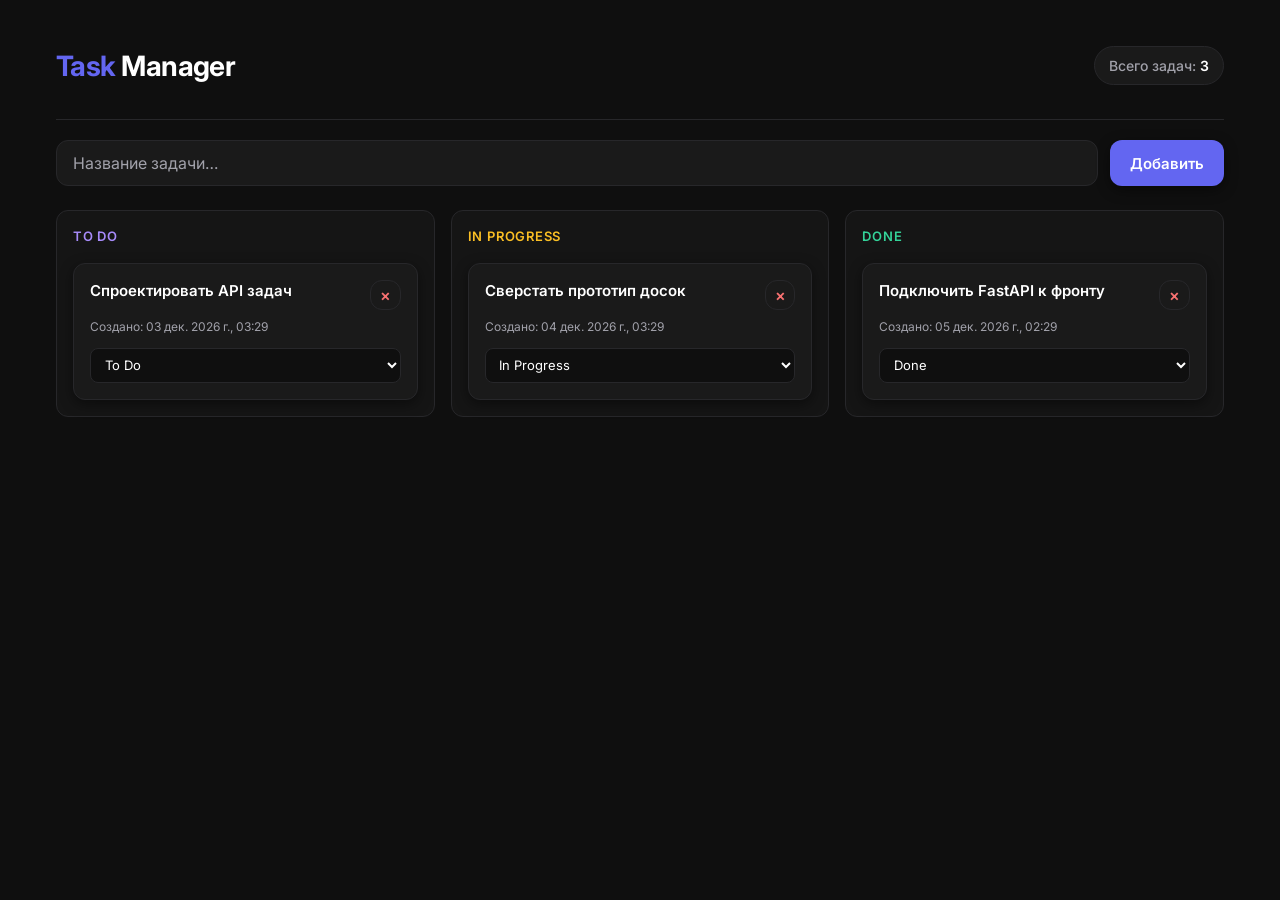
<file: frontend/prototype.html>
<!DOCTYPE html>
<html lang="ru">
<head>
  <meta charset="UTF-8" />
  <meta name="viewport" content="width=device-width, initial-scale=1.0" />
  <title>Task Manager — Prototype</title>
  <link rel="preconnect" href="https://fonts.googleapis.com" />
  <link rel="preconnect" href="https://fonts.gstatic.com" crossorigin />
  <link href="https://fonts.googleapis.com/css2?family=Inter:wght@400;500;600;700&display=swap" rel="stylesheet" />
  <style>
    :root {
      --bg: #0f0f0f;
      --surface: #1a1a1a;
      --text: #ffffff;
      --text-muted: #a1a1aa;
      --accent: #6366f1;
      --accent-hover: #818cf8;
      --accent-muted: rgba(99, 102, 241, 0.2);
      --border: #27272a;
      --danger: #f87171;
      --danger-hover: #fca5a5;
      --shadow: 0 4px 14px rgba(0, 0, 0, 0.45);
      --shadow-hover: 0 8px 24px rgba(0, 0, 0, 0.55);
      --radius: 12px;
    }

    *,
    *::before,
    *::after {
      box-sizing: border-box;
    }

    body {
      margin: 0;
      min-height: 100vh;
      font-family: "Inter", system-ui, -apple-system, sans-serif;
      background: var(--bg);
      color: var(--text);
      line-height: 1.5;
      -webkit-font-smoothing: antialiased;
    }

    .app {
      max-width: 1200px;
      margin: 0 auto;
      padding: 1rem 1rem 2rem;
    }

    /* Header */
    .header {
      display: flex;
      flex-wrap: wrap;
      align-items: center;
      justify-content: space-between;
      gap: 0.75rem 1rem;
      padding: 1rem 0 1.25rem;
      border-bottom: 1px solid var(--border);
      margin-bottom: 1.25rem;
    }

    .header__title {
      margin: 0;
      font-size: clamp(1.35rem, 4vw, 1.75rem);
      font-weight: 700;
      letter-spacing: -0.02em;
    }

    .header__title span {
      color: var(--accent);
    }

    .header__counter {
      font-size: 0.875rem;
      font-weight: 500;
      color: var(--text-muted);
      background: var(--surface);
      padding: 0.5rem 0.875rem;
      border-radius: 999px;
      border: 1px solid var(--border);
    }

    .header__counter strong {
      color: var(--text);
      font-weight: 600;
    }

    /* Form */
    .add-form {
      display: flex;
      flex-direction: column;
      gap: 0.75rem;
      margin-bottom: 1.5rem;
    }

    @media (min-width: 480px) {
      .add-form {
        flex-direction: row;
        align-items: stretch;
      }
    }

    .add-form__input {
      flex: 1;
      min-width: 0;
      padding: 0.75rem 1rem;
      font-family: inherit;
      font-size: 1rem;
      color: var(--text);
      background: var(--surface);
      border: 1px solid var(--border);
      border-radius: var(--radius);
      outline: none;
      transition: border-color 0.2s, box-shadow 0.2s;
    }

    .add-form__input::placeholder {
      color: var(--text-muted);
    }

    .add-form__input:focus {
      border-color: var(--accent);
      box-shadow: 0 0 0 3px var(--accent-muted);
    }

    .btn {
      font-family: inherit;
      font-size: 0.9375rem;
      font-weight: 600;
      cursor: pointer;
      border: none;
      border-radius: var(--radius);
      transition: background 0.2s, transform 0.15s, box-shadow 0.2s;
    }

    .btn:active {
      transform: scale(0.98);
    }

    .btn--primary {
      padding: 0.75rem 1.25rem;
      color: #fff;
      background: var(--accent);
      box-shadow: var(--shadow);
    }

    .btn--primary:hover {
      background: var(--accent-hover);
      box-shadow: var(--shadow-hover);
    }

    .btn--icon {
      padding: 0.4rem 0.55rem;
      font-size: 1rem;
      line-height: 1;
      color: var(--danger);
      background: transparent;
      border: 1px solid var(--border);
    }

    .btn--icon:hover {
      color: var(--danger-hover);
      border-color: var(--danger);
      background: rgba(248, 113, 113, 0.08);
    }

    /* Board */
    .board {
      display: grid;
      gap: 1rem;
      grid-template-columns: 1fr;
    }

    @media (min-width: 768px) {
      .board {
        grid-template-columns: repeat(3, 1fr);
        align-items: start;
      }
    }

    .column {
      background: rgba(26, 26, 26, 0.6);
      border: 1px solid var(--border);
      border-radius: var(--radius);
      padding: 1rem;
      min-height: 120px;
    }

    .column__title {
      margin: 0 0 1rem;
      font-size: 0.8125rem;
      font-weight: 600;
      text-transform: uppercase;
      letter-spacing: 0.06em;
      color: var(--text-muted);
    }

    .column__list {
      display: flex;
      flex-direction: column;
      gap: 0.75rem;
    }

    .column--todo .column__title {
      color: #a78bfa;
    }

    .column--progress .column__title {
      color: #fbbf24;
    }

    .column--done .column__title {
      color: #34d399;
    }

    /* Card */
    .card {
      background: var(--surface);
      border: 1px solid var(--border);
      border-radius: var(--radius);
      padding: 1rem;
      box-shadow: var(--shadow);
      transition: transform 0.2s, box-shadow 0.2s, border-color 0.2s;
    }

    .card:hover {
      transform: translateY(-2px);
      box-shadow: var(--shadow-hover);
      border-color: rgba(99, 102, 241, 0.35);
    }

    .card__top {
      display: flex;
      align-items: flex-start;
      justify-content: space-between;
      gap: 0.5rem;
      margin-bottom: 0.5rem;
    }

    .card__name {
      margin: 0;
      font-size: 0.9375rem;
      font-weight: 600;
      word-break: break-word;
    }

    .card__date {
      margin: 0 0 0.75rem;
      font-size: 0.75rem;
      color: var(--text-muted);
    }

    .card__footer {
      display: flex;
      flex-wrap: wrap;
      align-items: center;
      gap: 0.5rem;
    }

    .card__select {
      flex: 1;
      min-width: 140px;
      padding: 0.45rem 0.6rem;
      font-family: inherit;
      font-size: 0.8125rem;
      color: var(--text);
      background: var(--bg);
      border: 1px solid var(--border);
      border-radius: 8px;
      cursor: pointer;
      outline: none;
      transition: border-color 0.2s;
    }

    .card__select:hover,
    .card__select:focus {
      border-color: var(--accent);
    }
  </style>
</head>
<body>
  <div class="app">
    <header class="header">
      <h1 class="header__title"><span>Task</span> Manager</h1>
      <p class="header__counter">Всего задач: <strong id="task-count">0</strong></p>
    </header>

    <form class="add-form" id="add-form" autocomplete="off">
      <input
        type="text"
        class="add-form__input"
        id="task-input"
        placeholder="Название задачи…"
        maxlength="200"
        aria-label="Название задачи"
      />
      <button type="submit" class="btn btn--primary">Добавить</button>
    </form>

    <div class="board">
      <section class="column column--todo" aria-labelledby="col-todo">
        <h2 class="column__title" id="col-todo">To Do</h2>
        <div class="column__list" id="list-todo" data-status="todo"></div>
      </section>
      <section class="column column--progress" aria-labelledby="col-progress">
        <h2 class="column__title" id="col-progress">In Progress</h2>
        <div class="column__list" id="list-progress" data-status="in_progress"></div>
      </section>
      <section class="column column--done" aria-labelledby="col-done">
        <h2 class="column__title" id="col-done">Done</h2>
        <div class="column__list" id="list-done" data-status="done"></div>
      </section>
    </div>
  </div>

  <script>
    (function () {
      const STATUS = {
        TODO: "todo",
        IN_PROGRESS: "in_progress",
        DONE: "done",
      };

      const STATUS_LABEL = {
        [STATUS.TODO]: "To Do",
        [STATUS.IN_PROGRESS]: "In Progress",
        [STATUS.DONE]: "Done",
      };

      let nextId = 1;
      let tasks = [];

      const els = {
        form: document.getElementById("add-form"),
        input: document.getElementById("task-input"),
        count: document.getElementById("task-count"),
        lists: {
          [STATUS.TODO]: document.getElementById("list-todo"),
          [STATUS.IN_PROGRESS]: document.getElementById("list-progress"),
          [STATUS.DONE]: document.getElementById("list-done"),
        },
      };

      function formatDate(iso) {
        const d = new Date(iso);
        return d.toLocaleString("ru-RU", {
          day: "2-digit",
          month: "short",
          year: "numeric",
          hour: "2-digit",
          minute: "2-digit",
        });
      }

      function updateCounter() {
        els.count.textContent = String(tasks.length);
      }

      function createCard(task) {
        const card = document.createElement("article");
        card.className = "card";
        card.dataset.id = String(task.id);

        const top = document.createElement("div");
        top.className = "card__top";

        const name = document.createElement("h3");
        name.className = "card__name";
        name.textContent = task.title;

        const delBtn = document.createElement("button");
        delBtn.type = "button";
        delBtn.className = "btn btn--icon";
        delBtn.setAttribute("aria-label", "Удалить задачу");
        delBtn.textContent = "×";
        delBtn.addEventListener("click", function () {
          removeTask(task.id);
        });

        top.appendChild(name);
        top.appendChild(delBtn);

        const dateEl = document.createElement("p");
        dateEl.className = "card__date";
        dateEl.textContent = "Создано: " + formatDate(task.createdAt);

        const footer = document.createElement("div");
        footer.className = "card__footer";

        const select = document.createElement("select");
        select.className = "card__select";
        select.setAttribute("aria-label", "Статус задачи");

        [STATUS.TODO, STATUS.IN_PROGRESS, STATUS.DONE].forEach(function (s) {
          const opt = document.createElement("option");
          opt.value = s;
          opt.textContent = STATUS_LABEL[s];
          if (s === task.status) opt.selected = true;
          select.appendChild(opt);
        });

        select.addEventListener("change", function () {
          setStatus(task.id, select.value);
        });

        footer.appendChild(select);

        card.appendChild(top);
        card.appendChild(dateEl);
        card.appendChild(footer);

        return card;
      }

      function render() {
        Object.keys(els.lists).forEach(function (key) {
          els.lists[key].innerHTML = "";
        });

        tasks.forEach(function (task) {
          const list = els.lists[task.status];
          if (list) list.appendChild(createCard(task));
        });

        updateCounter();
      }

      function addTask(title) {
        const trimmed = title.trim();
        if (!trimmed) return;

        tasks.push({
          id: nextId++,
          title: trimmed,
          status: STATUS.TODO,
          createdAt: new Date().toISOString(),
        });
        render();
      }

      function removeTask(id) {
        tasks = tasks.filter(function (t) {
          return t.id !== id;
        });
        render();
      }

      function setStatus(id, newStatus) {
        const task = tasks.find(function (t) {
          return t.id === id;
        });
        if (!task || task.status === newStatus) return;
        task.status = newStatus;
        render();
      }

      els.form.addEventListener("submit", function (e) {
        e.preventDefault();
        addTask(els.input.value);
        els.input.value = "";
        els.input.focus();
      });

      function seedDemo() {
        const now = Date.now();
        tasks = [
          {
            id: nextId++,
            title: "Спроектировать API задач",
            status: STATUS.TODO,
            createdAt: new Date(now - 86400000 * 2).toISOString(),
          },
          {
            id: nextId++,
            title: "Сверстать прототип досок",
            status: STATUS.IN_PROGRESS,
            createdAt: new Date(now - 86400000).toISOString(),
          },
          {
            id: nextId++,
            title: "Подключить FastAPI к фронту",
            status: STATUS.DONE,
            createdAt: new Date(now - 3600000).toISOString(),
          },
        ];
        render();
      }

      seedDemo();
    })();
  </script>
</body>
</html>
</file>
